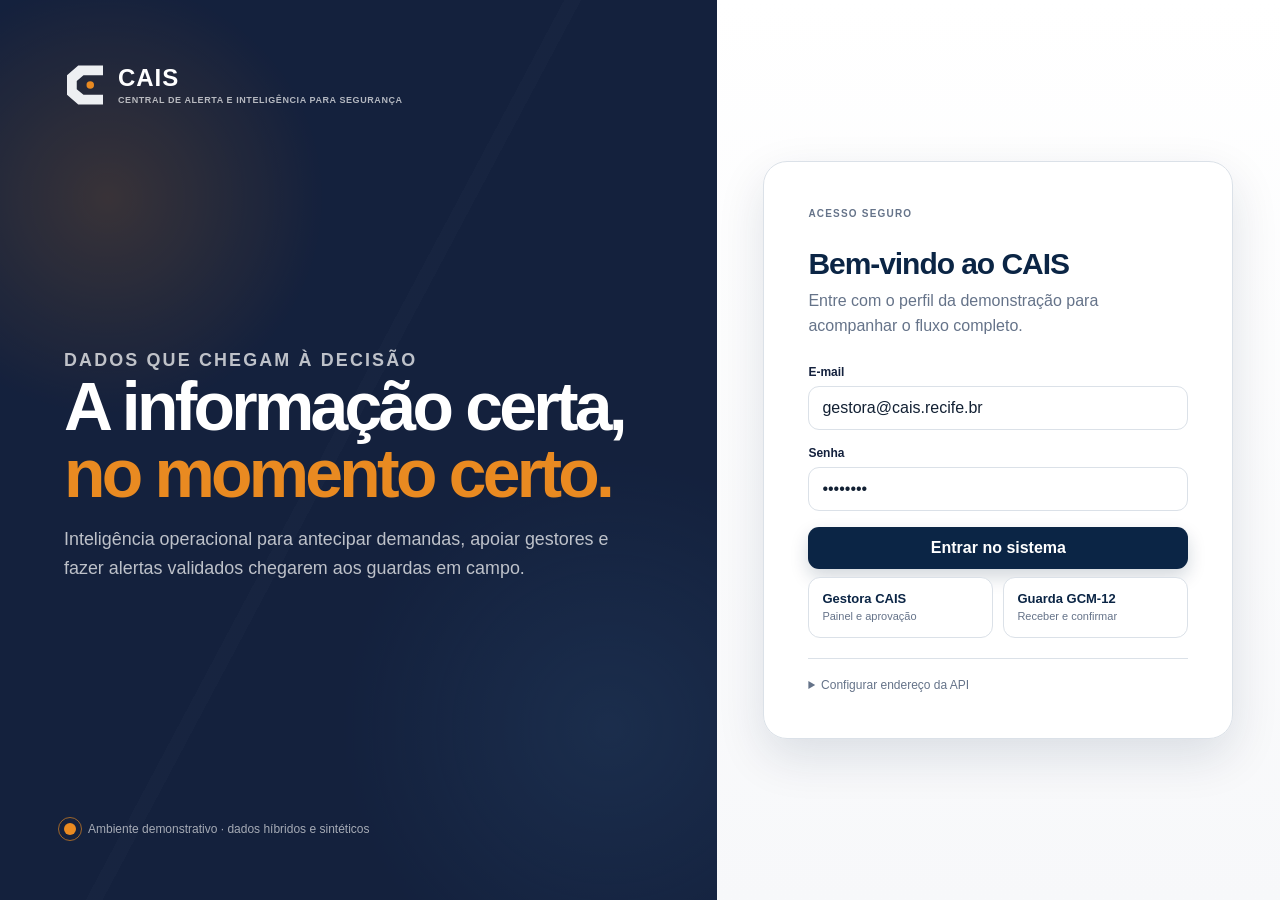
<file: frontend/index.html>
<!doctype html>
<html lang="pt-BR">
<head>
  <meta charset="utf-8">
  <meta name="viewport" content="width=device-width,initial-scale=1">
  <meta name="description" content="Acesso ao CAIS — Central de Alerta e Inteligência para Segurança">
  <title>Entrar · CAIS</title>
  <link rel="icon" href="assets/logo.svg" type="image/svg+xml">
  <link rel="stylesheet" href="assets/css/styles.css">
</head>
<body>
  <main class="login-shell">
    <section class="login-story" aria-labelledby="story-title">
      <a class="brand" href="./" aria-label="CAIS — início">
        <svg class="brand-mark" viewBox="0 0 112 112" aria-hidden="true">
          <path fill="#EDEFF2" d="M8 30 38 4h66v26H52L34 45v22l18 15h52v26H38L8 82z"/>
          <circle cx="70" cy="56" r="10" fill="#E98A21"/>
        </svg>
        <span class="brand-copy"><strong>CAIS</strong><span>Central de Alerta e Inteligência para Segurança</span></span>
      </a>
      <div>
        <p class="eyebrow">Dados que chegam à decisão</p>
        <h1>A informação certa, <em>no momento certo.</em></h1>
        <p>Inteligência operacional para antecipar demandas, apoiar gestores e fazer alertas validados chegarem aos guardas em campo.</p>
      </div>
      <div class="story-footer"><span class="signal-pulse"></span> Ambiente demonstrativo · dados híbridos e sintéticos</div>
    </section>

    <section class="login-panel" aria-labelledby="login-title">
      <div class="login-card">
        <p class="eyebrow">Acesso seguro</p>
        <h2 id="login-title">Bem-vindo ao CAIS</h2>
        <p>Entre com o perfil da demonstração para acompanhar o fluxo completo.</p>

        <form id="login-form" class="login-form">
          <div class="field">
            <label for="email">E-mail</label>
            <input class="input" id="email" name="email" type="email" autocomplete="username" required value="gestora@cais.recife.br">
          </div>
          <div class="field">
            <label for="password">Senha</label>
            <input class="input" id="password" name="password" type="password" autocomplete="current-password" required value="cais2026">
          </div>
          <div id="login-error" class="hint hidden" role="alert"></div>
          <button id="login-submit" class="btn btn-primary btn-wide" type="submit">Entrar no sistema</button>
        </form>

        <div class="persona-grid" aria-label="Preencher credenciais de demonstração">
          <button class="persona" type="button" data-demo="manager"><strong>Gestora CAIS</strong><span>Painel e aprovação</span></button>
          <button class="persona" type="button" data-demo="guard"><strong>Guarda GCM-12</strong><span>Receber e confirmar</span></button>
        </div>

        <details class="api-config">
          <summary class="hint">Configurar endereço da API</summary>
          <div class="field" style="margin-top:12px">
            <label for="api-url">Backend HTTPS</label>
            <input class="input" id="api-url" type="url" placeholder="https://seu-backend.ngrok.app">
            <span class="hint">Use http://localhost:8000 no desenvolvimento ou a URL HTTPS do ngrok.</span>
          </div>
        </details>
      </div>
    </section>
  </main>
  <div id="toast-stack" class="toast-stack" aria-live="polite"></div>
  <script src="assets/js/config.js"></script>
  <script src="assets/js/api.js"></script>
  <script src="assets/js/login.js"></script>
</body>
</html>
</file>
<file: frontend/assets/css/styles.css>
:root {
  --navy: #0b2545;
  --navy-deep: #14213d;
  --orange: #e98a21;
  --orange-soft: #fff2e3;
  --surface: #ffffff;
  --canvas: #edeff2;
  --canvas-blue: #f5f7fa;
  --ink: #122033;
  --muted: #657389;
  --line: #dbe1e8;
  --success: #1f8a70;
  --success-soft: #e7f6f1;
  --danger: #bf3e45;
  --danger-soft: #fcebed;
  --warning: #c76c09;
  --shadow: 0 18px 48px rgba(11, 37, 69, 0.12);
  --shadow-soft: 0 8px 22px rgba(11, 37, 69, 0.08);
  --radius-xl: 24px;
  --radius-lg: 18px;
  --radius-md: 12px;
  --radius-sm: 8px;
  color-scheme: light;
  font-family: Inter, ui-sans-serif, -apple-system, BlinkMacSystemFont, "Segoe UI", sans-serif;
}

* { box-sizing: border-box; }
html { min-height: 100%; background: var(--canvas-blue); }
body { min-height: 100vh; margin: 0; color: var(--ink); background: var(--canvas-blue); }
button, input, select, textarea { font: inherit; }
button { cursor: pointer; }
a { color: inherit; }
.hidden { display: none !important; }
.sr-only { position: absolute; width: 1px; height: 1px; padding: 0; margin: -1px; overflow: hidden; clip: rect(0,0,0,0); white-space: nowrap; border: 0; }

.brand { display: inline-flex; align-items: center; gap: 12px; text-decoration: none; }
.brand-mark { width: 42px; height: 42px; flex: 0 0 auto; }
.brand-copy strong { display: block; font-size: 24px; line-height: 1; letter-spacing: .04em; }
.brand-copy span { display: block; margin-top: 5px; color: var(--muted); font-size: 9px; font-weight: 700; letter-spacing: .065em; text-transform: uppercase; }

.btn { display: inline-flex; align-items: center; justify-content: center; gap: 8px; min-height: 42px; padding: 0 16px; border: 1px solid transparent; border-radius: 11px; font-weight: 750; transition: transform .18s, box-shadow .18s, background .18s; }
.btn:hover { transform: translateY(-1px); }
.btn:disabled { opacity: .5; cursor: not-allowed; transform: none; }
.btn-primary { color: #fff; background: var(--navy); box-shadow: 0 8px 18px rgba(11, 37, 69, .18); }
.btn-orange { color: #fff; background: var(--orange); box-shadow: 0 8px 18px rgba(233, 138, 33, .2); }
.btn-secondary { color: var(--navy); background: #fff; border-color: var(--line); }
.btn-danger { color: var(--danger); background: var(--danger-soft); border-color: #f4c7cb; }
.btn-ghost { color: var(--muted); background: transparent; }
.btn-icon { width: 42px; padding: 0; }
.btn-wide { width: 100%; }
.btn-sm { min-height: 34px; padding: 0 11px; font-size: 13px; }

.field { display: grid; gap: 7px; }
.field label { color: var(--navy-deep); font-size: 12px; font-weight: 750; }
.input, .select, .textarea { width: 100%; border: 1px solid var(--line); border-radius: 11px; color: var(--ink); background: #fff; outline: none; transition: border .18s, box-shadow .18s; }
.input, .select { height: 44px; padding: 0 13px; }
.textarea { min-height: 94px; padding: 12px 13px; resize: vertical; }
.input:focus, .select:focus, .textarea:focus { border-color: var(--orange); box-shadow: 0 0 0 3px rgba(233, 138, 33, .13); }
.hint { color: var(--muted); font-size: 12px; line-height: 1.45; }

.status-dot { display: inline-block; width: 8px; height: 8px; border-radius: 50%; background: var(--muted); }
.status-dot.online { background: var(--success); box-shadow: 0 0 0 4px rgba(31, 138, 112, .12); }
.status-dot.warning { background: var(--orange); box-shadow: 0 0 0 4px rgba(233, 138, 33, .12); }

.badge { display: inline-flex; align-items: center; gap: 6px; width: fit-content; min-height: 25px; padding: 0 9px; border-radius: 999px; background: #eef2f6; color: var(--muted); font-size: 11px; font-weight: 800; letter-spacing: .035em; text-transform: uppercase; }
.badge-high { color: var(--danger); background: var(--danger-soft); }
.badge-medium { color: var(--warning); background: var(--orange-soft); }
.badge-low { color: var(--success); background: var(--success-soft); }
.badge-pending_approval, .badge-processing { color: var(--warning); background: var(--orange-soft); }
.badge-approved, .badge-distributed, .badge-acknowledged { color: #31558c; background: #eaf0fb; }
.badge-rejected { color: var(--danger); background: var(--danger-soft); }
.badge-completed { color: var(--success); background: var(--success-soft); }

.login-shell { min-height: 100vh; display: grid; grid-template-columns: 1.12fr .88fr; background: var(--surface); }
.login-story { position: relative; display: flex; flex-direction: column; justify-content: space-between; min-height: 100vh; padding: clamp(32px, 5vw, 74px); overflow: hidden; color: #fff; background: var(--navy-deep); }
.login-story::before { content: ""; position: absolute; inset: -20%; opacity: .48; background: radial-gradient(circle at 25% 30%, rgba(233,138,33,.36), transparent 19%), radial-gradient(circle at 75% 72%, rgba(74,128,179,.28), transparent 24%), linear-gradient(118deg, transparent 0 48%, rgba(255,255,255,.035) 48% 49%, transparent 49%); }
.login-story > * { position: relative; z-index: 1; }
.login-story .brand-copy span { color: rgba(255,255,255,.68); }
.login-story h1 { max-width: 660px; margin: auto 0 18px; font-size: clamp(38px, 5.3vw, 76px); line-height: .98; letter-spacing: -.055em; }
.login-story h1 em { color: var(--orange); font-style: normal; }
.login-story p { max-width: 610px; margin: 0; color: rgba(255,255,255,.72); font-size: clamp(16px, 1.4vw, 20px); line-height: 1.6; }
.story-footer { display: flex; align-items: center; gap: 12px; color: rgba(255,255,255,.62); font-size: 12px; }
.signal-pulse { position: relative; width: 12px; height: 12px; border-radius: 50%; background: var(--orange); }
.signal-pulse::after { content: ""; position: absolute; inset: -6px; border: 1px solid rgba(233,138,33,.65); border-radius: 50%; animation: pulse 2s infinite; }
@keyframes pulse { 0% { transform: scale(.6); opacity: 1; } 100% { transform: scale(1.8); opacity: 0; } }
.login-panel { display: grid; place-items: center; padding: 32px; background: linear-gradient(180deg, #fff, #f7f8fa); }
.login-card { width: min(100%, 470px); padding: clamp(26px, 4vw, 44px); border: 1px solid var(--line); border-radius: var(--radius-xl); background: rgba(255,255,255,.96); box-shadow: var(--shadow); }
.login-card h2 { margin: 0 0 8px; color: var(--navy); font-size: 30px; letter-spacing: -.035em; }
.login-card > p { margin: 0 0 26px; color: var(--muted); line-height: 1.55; }
.login-form { display: grid; gap: 16px; }
.persona-grid { display: grid; grid-template-columns: 1fr 1fr; gap: 10px; margin-top: 8px; }
.persona { padding: 13px; text-align: left; border: 1px solid var(--line); border-radius: 12px; color: var(--navy); background: #fff; }
.persona:hover { border-color: var(--orange); box-shadow: var(--shadow-soft); }
.persona strong { display: block; font-size: 13px; }
.persona span { color: var(--muted); font-size: 11px; }
.api-config { margin-top: 20px; padding-top: 18px; border-top: 1px solid var(--line); }

.app-shell { min-height: 100vh; display: grid; grid-template-columns: 232px minmax(0, 1fr) 330px; }
.sidebar { position: sticky; top: 0; height: 100vh; display: flex; flex-direction: column; padding: 24px 17px; color: #fff; background: var(--navy-deep); z-index: 20; }
.sidebar .brand { padding: 0 8px 26px; border-bottom: 1px solid rgba(255,255,255,.1); }
.sidebar .brand-copy span { color: rgba(255,255,255,.55); }
.nav { display: grid; gap: 7px; margin-top: 25px; }
.nav-link { display: flex; align-items: center; gap: 12px; min-height: 46px; padding: 0 13px; border: 0; border-radius: 11px; color: rgba(255,255,255,.64); background: transparent; text-align: left; font-size: 14px; font-weight: 650; }
.nav-link:hover, .nav-link.active { color: #fff; background: rgba(255,255,255,.09); }
.nav-link.active::before { content: ""; width: 4px; height: 20px; margin-left: -13px; border-radius: 0 4px 4px 0; background: var(--orange); }
.nav-icon { width: 18px; text-align: center; font-size: 16px; }
.sidebar-bottom { margin-top: auto; padding: 16px 8px 0; border-top: 1px solid rgba(255,255,255,.1); }
.operator { display: flex; align-items: center; gap: 10px; }
.avatar { display: grid; place-items: center; width: 38px; height: 38px; border-radius: 12px; color: var(--navy); background: var(--orange); font-weight: 850; }
.operator strong, .operator span { display: block; }
.operator strong { font-size: 13px; }
.operator span { margin-top: 2px; color: rgba(255,255,255,.55); font-size: 11px; }
.logout { width: 100%; margin-top: 12px; color: rgba(255,255,255,.62); }

.main { min-width: 0; padding: 24px 26px 44px; }
.topbar { display: flex; align-items: center; justify-content: space-between; gap: 18px; margin-bottom: 22px; }
.eyebrow { margin: 0 0 5px; color: var(--orange); font-size: 10px; font-weight: 850; letter-spacing: .12em; text-transform: uppercase; }
.topbar h1 { margin: 0; color: var(--navy); font-size: clamp(24px, 3vw, 34px); line-height: 1.1; letter-spacing: -.035em; }
.top-actions { display: flex; align-items: center; gap: 10px; }
.connection { display: flex; align-items: center; gap: 8px; padding: 9px 12px; border: 1px solid var(--line); border-radius: 10px; background: #fff; color: var(--muted); font-size: 12px; font-weight: 700; }
.metrics-grid { display: grid; grid-template-columns: repeat(4, 1fr); gap: 12px; margin-bottom: 16px; }
.metric-card { position: relative; min-height: 126px; padding: 17px; overflow: hidden; border: 1px solid var(--line); border-radius: var(--radius-lg); background: #fff; box-shadow: var(--shadow-soft); }
.metric-card::after { content: ""; position: absolute; right: -25px; bottom: -30px; width: 88px; height: 88px; border-radius: 50%; background: rgba(11,37,69,.035); }
.metric-label { color: var(--muted); font-size: 11px; font-weight: 760; letter-spacing: .055em; text-transform: uppercase; }
.metric-value { display: block; margin: 13px 0 8px; color: var(--navy); font-size: 31px; font-weight: 850; letter-spacing: -.045em; }
.metric-meta { color: var(--muted); font-size: 11px; }
.metric-accent .metric-value { color: var(--orange); }

.workspace-grid { display: grid; grid-template-columns: minmax(0, 1.3fr) minmax(290px, .7fr); gap: 16px; }
.panel { border: 1px solid var(--line); border-radius: var(--radius-lg); background: #fff; box-shadow: var(--shadow-soft); }
.panel-head { display: flex; align-items: center; justify-content: space-between; gap: 14px; padding: 17px 18px; border-bottom: 1px solid var(--line); }
.panel-head h2, .panel-head h3 { margin: 0; color: var(--navy); font-size: 15px; }
.panel-head p { margin: 4px 0 0; color: var(--muted); font-size: 11px; }
.map-card { min-height: 430px; }
.map-stage { position: relative; height: 357px; overflow: hidden; background-color: #e6edf0; background-image: linear-gradient(35deg, transparent 44%, rgba(255,255,255,.8) 45% 47%, transparent 48%), linear-gradient(118deg, transparent 40%, rgba(255,255,255,.7) 41% 43%, transparent 44%); }
.map-stage::before { content: ""; position: absolute; width: 130px; height: 540px; left: 43%; top: -90px; transform: rotate(16deg); border: 18px solid rgba(111,176,196,.32); border-top: 0; border-bottom: 0; border-radius: 48%; }
.map-label { position: absolute; color: rgba(11,37,69,.4); font-size: 10px; font-weight: 800; letter-spacing: .06em; text-transform: uppercase; }
.map-point { position: absolute; display: grid; place-items: center; width: 22px; height: 22px; transform: translate(-50%, -50%); border: 4px solid #fff; border-radius: 50%; background: var(--orange); box-shadow: 0 5px 12px rgba(11,37,69,.28); }
.map-point.high { width: 28px; height: 28px; background: var(--danger); animation: mapPulse 2s infinite; }
.map-point.medium { background: var(--orange); }
.map-point.low { background: var(--success); }
@keyframes mapPulse { 0%,100% { box-shadow: 0 0 0 0 rgba(191,62,69,.28), 0 5px 12px rgba(11,37,69,.22); } 50% { box-shadow: 0 0 0 12px rgba(191,62,69,0), 0 5px 12px rgba(11,37,69,.22); } }
.map-legend { position: absolute; left: 14px; bottom: 14px; display: flex; gap: 12px; padding: 9px 11px; border-radius: 9px; background: rgba(255,255,255,.92); box-shadow: var(--shadow-soft); color: var(--muted); font-size: 10px; }
.legend-dot { display: inline-block; width: 7px; height: 7px; margin-right: 4px; border-radius: 50%; }
.insight-list { display: grid; gap: 0; max-height: 357px; overflow: auto; }
.insight-row { padding: 15px 17px; border-bottom: 1px solid var(--line); }
.insight-row:last-child { border: 0; }
.insight-row strong { display: block; margin-bottom: 5px; color: var(--navy); font-size: 13px; }
.insight-row p { margin: 0; color: var(--muted); font-size: 12px; line-height: 1.5; }
.insight-stat { display: flex; align-items: center; justify-content: space-between; margin-top: 10px; }
.risk-track { width: 68%; height: 6px; overflow: hidden; border-radius: 99px; background: #e9edf2; }
.risk-fill { height: 100%; border-radius: inherit; background: var(--orange); }

.filters { display: grid; grid-template-columns: 1.25fr repeat(3, minmax(120px, .65fr)); gap: 10px; margin: 16px 0 12px; }
.filters .input, .filters .select { height: 40px; font-size: 12px; }
.events-table { overflow: hidden; }
.table-scroll { overflow: auto; }
table { width: 100%; border-collapse: collapse; }
th { padding: 12px 15px; color: var(--muted); background: #f7f9fb; font-size: 10px; font-weight: 800; letter-spacing: .065em; text-align: left; text-transform: uppercase; }
td { padding: 14px 15px; border-top: 1px solid var(--line); font-size: 12px; vertical-align: middle; }
tbody tr { transition: background .15s; cursor: pointer; }
tbody tr:hover { background: #fbfcfd; }
.cell-title { color: var(--navy); font-weight: 780; }
.cell-sub { margin-top: 3px; color: var(--muted); font-size: 10px; }
.score { font-variant-numeric: tabular-nums; font-weight: 850; }

.event-rail { position: sticky; top: 0; height: 100vh; display: flex; flex-direction: column; border-left: 1px solid var(--line); background: #fff; z-index: 10; }
.rail-head { padding: 24px 20px 16px; border-bottom: 1px solid var(--line); }
.rail-head-top { display: flex; align-items: center; justify-content: space-between; }
.rail-head h2 { margin: 0; color: var(--navy); font-size: 18px; }
.rail-head p { margin: 7px 0 0; color: var(--muted); font-size: 11px; line-height: 1.45; }
.live-label { display: inline-flex; align-items: center; gap: 6px; color: var(--success); font-size: 10px; font-weight: 800; text-transform: uppercase; }
.rail-list { flex: 1; overflow: auto; }
.rail-event { position: relative; width: 100%; padding: 16px 18px 16px 23px; border: 0; border-bottom: 1px solid var(--line); color: var(--ink); background: #fff; text-align: left; }
.rail-event:hover { background: #f9fafc; }
.rail-event::before { content: ""; position: absolute; left: 10px; top: 20px; width: 5px; height: 5px; border-radius: 50%; background: var(--muted); }
.rail-event.high::before { background: var(--danger); box-shadow: 0 0 0 4px rgba(191,62,69,.1); }
.rail-event.medium::before { background: var(--orange); box-shadow: 0 0 0 4px rgba(233,138,33,.11); }
.rail-event.low::before { background: var(--success); }
.rail-meta { display: flex; align-items: center; justify-content: space-between; gap: 8px; color: var(--muted); font-size: 10px; }
.rail-event strong { display: block; margin: 7px 0 5px; color: var(--navy); font-size: 13px; line-height: 1.35; }
.rail-event p { display: -webkit-box; overflow: hidden; margin: 0; color: var(--muted); font-size: 11px; line-height: 1.5; -webkit-line-clamp: 2; -webkit-box-orient: vertical; }
.rail-actions { padding: 13px 18px; border-top: 1px solid var(--line); }

.modal-backdrop { position: fixed; inset: 0; display: grid; place-items: center; padding: 24px; background: rgba(7,20,39,.55); backdrop-filter: blur(5px); z-index: 100; }
.modal { width: min(720px, 100%); max-height: min(820px, 92vh); overflow: auto; border-radius: var(--radius-xl); background: #fff; box-shadow: 0 30px 90px rgba(7,20,39,.28); }
.modal-sm { width: min(540px, 100%); }
.modal-head { position: sticky; top: 0; display: flex; align-items: flex-start; justify-content: space-between; gap: 16px; padding: 22px 24px 17px; border-bottom: 1px solid var(--line); background: rgba(255,255,255,.96); backdrop-filter: blur(12px); z-index: 2; }
.modal-head h2 { margin: 5px 0 0; color: var(--navy); font-size: 23px; letter-spacing: -.025em; }
.modal-body { padding: 22px 24px; }
.modal-actions { position: sticky; bottom: 0; display: flex; justify-content: flex-end; gap: 10px; padding: 16px 24px; border-top: 1px solid var(--line); background: rgba(255,255,255,.96); backdrop-filter: blur(12px); }
.detail-score { display: grid; grid-template-columns: 128px 1fr; gap: 18px; align-items: center; margin-bottom: 22px; }
.score-ring { --score: 0; display: grid; place-items: center; width: 122px; height: 122px; border-radius: 50%; background: conic-gradient(var(--orange) calc(var(--score) * 1%), #e9edf2 0); }
.score-ring::before { content: ""; grid-area: 1/1; width: 94px; height: 94px; border-radius: 50%; background: #fff; }
.score-ring span { grid-area: 1/1; position: relative; color: var(--navy); font-size: 25px; font-weight: 850; }
.detail-copy p { color: var(--muted); line-height: 1.6; }
.indicator-grid { display: grid; grid-template-columns: repeat(4, 1fr); gap: 9px; margin: 18px 0; }
.indicator { padding: 12px; border-radius: 11px; background: #f5f7f9; }
.indicator span { display: block; color: var(--muted); font-size: 9px; font-weight: 800; text-transform: uppercase; }
.indicator strong { display: block; margin-top: 7px; color: var(--navy); font-size: 16px; }
.recommendation { padding: 15px; border-left: 4px solid var(--orange); border-radius: 0 11px 11px 0; background: var(--orange-soft); }
.recommendation strong { display: block; margin-bottom: 6px; color: var(--navy); font-size: 12px; }
.recommendation p { margin: 0; color: #6f4b22; font-size: 12px; line-height: 1.55; }
.guard-options { display: grid; grid-template-columns: repeat(2, 1fr); gap: 9px; margin-top: 13px; }
.guard-check { display: flex; gap: 10px; padding: 11px; border: 1px solid var(--line); border-radius: 11px; }
.guard-check input { accent-color: var(--orange); }
.guard-check strong, .guard-check span { display: block; }
.guard-check strong { color: var(--navy); font-size: 12px; }
.guard-check span { margin-top: 3px; color: var(--muted); font-size: 10px; }

.chat-fab { position: fixed; right: 354px; bottom: 24px; z-index: 45; min-width: 150px; }
.chat-drawer { position: fixed; right: 344px; bottom: 20px; width: min(420px, calc(100vw - 40px)); height: min(660px, calc(100vh - 40px)); display: flex; flex-direction: column; overflow: hidden; border: 1px solid var(--line); border-radius: 21px; background: #fff; box-shadow: 0 24px 80px rgba(7,20,39,.24); z-index: 90; }
.chat-head { display: flex; align-items: center; justify-content: space-between; padding: 17px; color: #fff; background: var(--navy-deep); }
.chat-head strong { display: block; }
.chat-head span { display: block; margin-top: 3px; color: rgba(255,255,255,.6); font-size: 10px; }
.chat-log { flex: 1; display: flex; flex-direction: column; gap: 12px; overflow: auto; padding: 16px; background: #f6f8fa; }
.message { max-width: 88%; padding: 11px 13px; border-radius: 13px; font-size: 12px; line-height: 1.58; white-space: pre-line; }
.message.user { align-self: flex-end; color: #fff; background: var(--navy); border-bottom-right-radius: 4px; }
.message.agent { align-self: flex-start; border: 1px solid var(--line); background: #fff; border-bottom-left-radius: 4px; }
.message small { display: block; margin-top: 7px; color: var(--muted); font-size: 9px; }
.chat-form { display: grid; grid-template-columns: 1fr auto; gap: 8px; padding: 13px; border-top: 1px solid var(--line); background: #fff; }
.chat-form .input { height: 42px; }

.empty-state { display: grid; place-items: center; min-height: 180px; padding: 28px; text-align: center; color: var(--muted); }
.empty-state strong { display: block; margin-bottom: 5px; color: var(--navy); }
.skeleton { position: relative; overflow: hidden; background: #edf0f3; }

.reports-section { margin-top: 22px; scroll-margin-top: 20px; }
.reports-head { gap: 16px; }
.reports-list { display: grid; grid-template-columns: repeat(2, minmax(0, 1fr)); gap: 14px; padding: 0 18px 18px; }
.report-card { display: grid; gap: 12px; padding: 18px; border: 1px solid var(--line); border-radius: var(--radius-md); background: linear-gradient(145deg, #fff, #f8fafb); color: var(--ink); text-align: left; transition: transform .18s ease, border-color .18s ease, box-shadow .18s ease; }
.report-card:hover { transform: translateY(-2px); border-color: rgba(233,138,33,.45); box-shadow: var(--shadow-soft); }
.report-card-top, .report-card-meta { display: flex; align-items: center; justify-content: space-between; gap: 12px; }
.report-card strong { color: var(--navy); font-size: 15px; line-height: 1.35; }
.report-card p { margin: 0; color: var(--muted); font-size: 13px; line-height: 1.55; }
.report-card-meta { color: var(--muted); font-size: 11px; }
.report-modal { width: min(980px, calc(100vw - 36px)); }
.report-summary { padding: 18px; border-left: 4px solid var(--orange); border-radius: 0 var(--radius-md) var(--radius-md) 0; background: var(--orange-soft); color: var(--ink); line-height: 1.65; }
.report-stats { display: grid; grid-template-columns: repeat(4, minmax(0,1fr)); gap: 10px; margin: 18px 0; }
.report-stat { padding: 13px; border: 1px solid var(--line); border-radius: var(--radius-md); background: #fff; }
.report-stat span { display: block; color: var(--muted); font-size: 11px; }
.report-stat strong { display: block; margin-top: 5px; color: var(--navy); font-size: 21px; }
.report-block { margin-top: 22px; }
.report-block > h3 { margin: 0 0 11px; color: var(--navy); font-size: 15px; }
.finding-list, .solution-list { display: grid; gap: 10px; }
.finding, .solution-option { padding: 15px; border: 1px solid var(--line); border-radius: var(--radius-md); background: #fff; }
.finding strong, .solution-option strong { color: var(--navy); font-size: 13px; }
.finding p, .solution-option p { margin: 6px 0 0; color: var(--muted); font-size: 12px; line-height: 1.55; }
.solution-list { grid-template-columns: repeat(3, minmax(0, 1fr)); }
.solution-option { border-top: 3px solid var(--orange); }
.solution-meta { display: flex; flex-wrap: wrap; gap: 6px; margin-top: 11px; }
.draft-warning { margin-top: 18px; padding: 15px; border: 1px solid #ecc5c5; border-radius: var(--radius-md); background: #fff5f5; color: #7d2929; font-size: 12px; line-height: 1.55; }
.checklist { display: grid; gap: 7px; margin: 10px 0 0; padding: 0; list-style: none; }
.checklist li { color: var(--muted); font-size: 12px; }
.checklist li::before { content: "□"; margin-right: 8px; color: var(--orange); font-weight: 800; }

@media (max-width: 1180px) {
  .reports-list { grid-template-columns: 1fr; }
  .solution-list { grid-template-columns: 1fr; }
}

@media (max-width: 720px) {
  .report-stats { grid-template-columns: repeat(2, minmax(0,1fr)); }
}
.skeleton::after { content: ""; position: absolute; inset: 0; transform: translateX(-100%); background: linear-gradient(90deg, transparent, rgba(255,255,255,.65), transparent); animation: shimmer 1.3s infinite; }
@keyframes shimmer { 100% { transform: translateX(100%); } }
.toast-stack { position: fixed; right: 22px; top: 22px; display: grid; gap: 9px; z-index: 200; }
.toast { width: min(370px, calc(100vw - 44px)); padding: 13px 15px; border: 1px solid var(--line); border-left: 4px solid var(--navy); border-radius: 11px; background: #fff; box-shadow: var(--shadow); font-size: 12px; line-height: 1.45; animation: toastIn .22s ease-out; }
.toast.success { border-left-color: var(--success); }
.toast.error { border-left-color: var(--danger); }
@keyframes toastIn { from { opacity: 0; transform: translateY(-8px); } }

.guard-page { min-height: 100vh; background: #e8edf2; }
.guard-app { width: min(100%, 520px); min-height: 100vh; margin: 0 auto; background: #f7f9fb; box-shadow: 0 0 70px rgba(11,37,69,.13); }
.guard-header { padding: 22px 20px 31px; color: #fff; background: var(--navy-deep); border-radius: 0 0 26px 26px; }
.guard-header-top { display: flex; align-items: center; justify-content: space-between; }
.guard-header h1 { margin: 26px 0 5px; font-size: 25px; letter-spacing: -.035em; }
.guard-header p { margin: 0; color: rgba(255,255,255,.64); font-size: 12px; }
.guard-main { padding: 17px 16px 90px; }
.guard-section-head { display: flex; align-items: center; justify-content: space-between; margin: 9px 3px 12px; }
.guard-section-head h2 { margin: 0; color: var(--navy); font-size: 14px; }
.dispatch-card { margin-bottom: 12px; overflow: hidden; border: 1px solid var(--line); border-radius: 17px; background: #fff; box-shadow: var(--shadow-soft); }
.dispatch-accent { height: 5px; background: var(--orange); }
.dispatch-card.high .dispatch-accent { background: var(--danger); }
.dispatch-body { padding: 16px; }
.dispatch-top { display: flex; align-items: center; justify-content: space-between; gap: 10px; }
.dispatch-time { color: var(--muted); font-size: 10px; }
.dispatch-card h3 { margin: 13px 0 5px; color: var(--navy); font-size: 18px; }
.dispatch-card .location { color: var(--orange); font-size: 11px; font-weight: 800; text-transform: uppercase; }
.dispatch-card p { color: var(--muted); font-size: 12px; line-height: 1.55; }
.dispatch-recommendation { margin: 13px 0; padding: 12px; border-radius: 11px; background: #f4f6f9; color: var(--navy); font-size: 11px; line-height: 1.5; }
.dispatch-actions { display: grid; grid-template-columns: 1fr 1fr; gap: 8px; }
.dispatch-actions .single { grid-column: 1/-1; }
.guard-nav { position: fixed; left: 50%; bottom: 0; width: min(100%, 520px); transform: translateX(-50%); display: grid; grid-template-columns: repeat(3,1fr); padding: 9px 18px max(9px, env(safe-area-inset-bottom)); border-top: 1px solid var(--line); background: rgba(255,255,255,.95); backdrop-filter: blur(14px); z-index: 20; }
.guard-nav button { display: grid; gap: 4px; place-items: center; border: 0; color: var(--muted); background: transparent; font-size: 9px; font-weight: 700; }
.guard-nav button.active { color: var(--orange); }
.guard-nav b { font-size: 18px; }

@media (max-width: 1180px) {
  .app-shell { grid-template-columns: 210px minmax(0,1fr); }
  .event-rail { display: none; }
  .chat-fab { right: 24px; }
  .chat-drawer { right: 20px; }
  .metrics-grid { grid-template-columns: repeat(2, 1fr); }
}

@media (max-width: 840px) {
  .login-shell { grid-template-columns: 1fr; }
  .login-story { min-height: 42vh; }
  .login-story h1 { margin-top: 80px; }
  .app-shell { display: block; }
  .sidebar { position: static; height: auto; padding: 14px 16px; flex-direction: row; align-items: center; justify-content: space-between; }
  .sidebar .brand { padding: 0; border: 0; }
  .sidebar .brand-copy span, .nav, .sidebar-bottom { display: none; }
  .main { padding: 18px 14px 92px; }
  .topbar { align-items: flex-start; }
  .top-actions .connection { display: none; }
  .metrics-grid { grid-template-columns: repeat(2, 1fr); }
  .workspace-grid { grid-template-columns: 1fr; }
  .filters { grid-template-columns: 1fr 1fr; }
  .indicator-grid { grid-template-columns: repeat(2, 1fr); }
  .chat-fab { right: 14px; bottom: 14px; }
  .chat-drawer { right: 10px; bottom: 10px; height: calc(100vh - 20px); }
}

@media (max-width: 520px) {
  .login-panel { padding: 18px; }
  .login-story { padding: 30px 24px; }
  .persona-grid, .metrics-grid, .filters, .guard-options { grid-template-columns: 1fr; }
  .metric-card { min-height: 105px; }
  .topbar { display: block; }
  .top-actions { margin-top: 14px; }
  .detail-score { grid-template-columns: 1fr; }
  .score-ring { margin: auto; }
  .modal-backdrop { padding: 0; align-items: end; }
  .modal { max-height: 94vh; border-radius: 22px 22px 0 0; }
  .chat-fab { min-width: 52px; width: 52px; font-size: 0; }
}
</file>
